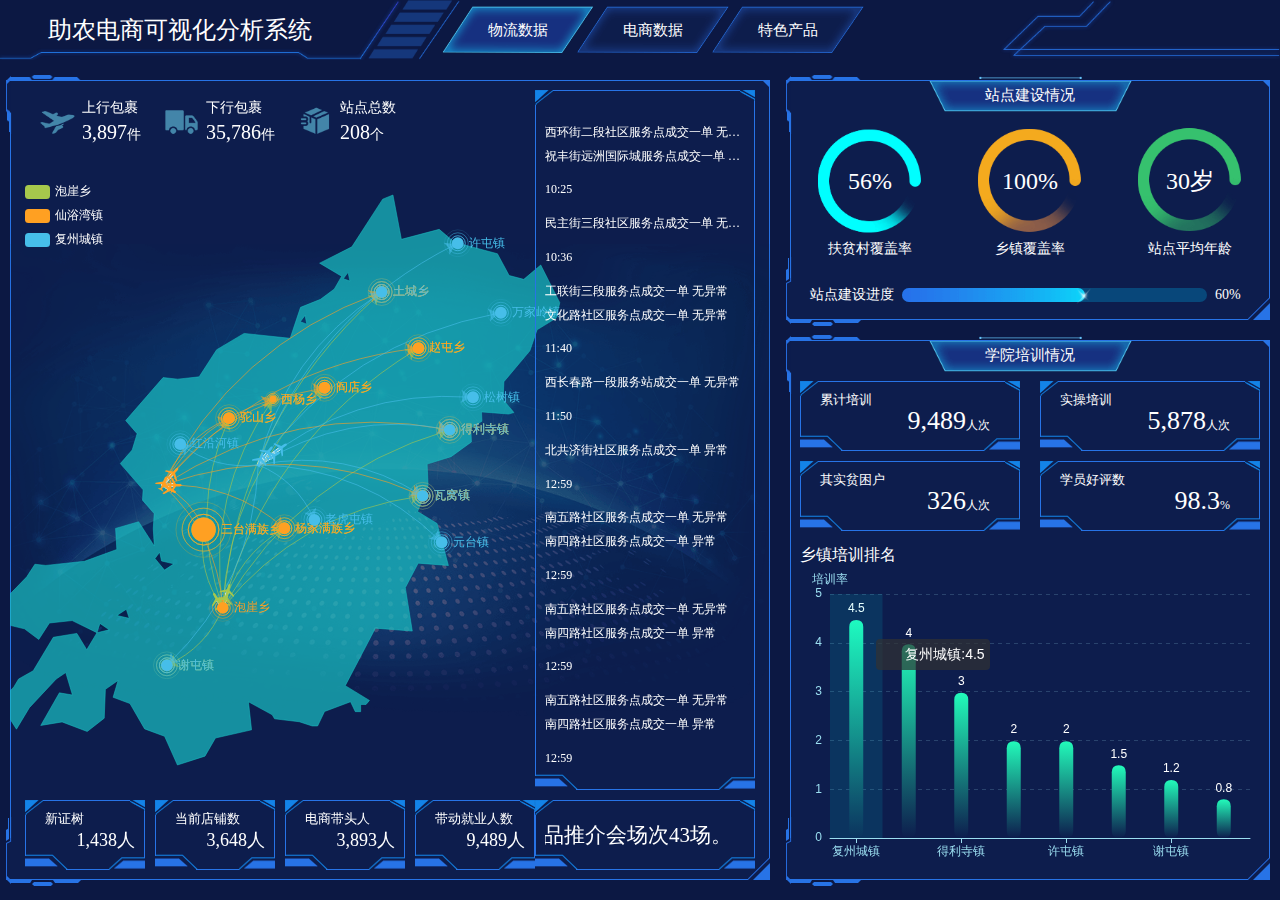
<file: index.html>
<!DOCTYPE html>
<html lang="en">

<head>
    <meta charset="UTF-8">
    <meta name="viewport" content="width=device-width, initial-scale=1.0">
    <meta http-equiv="X-UA-Compatible" content="ie=edge">
    <title>物流数据</title>
    <link rel="stylesheet" href="../static/style/normalize.css">
    <link rel="stylesheet" href="../static/style/reset.css">
    <link rel="stylesheet" href="../static/style/style.css">
    <link rel="stylesheet" href="../static/style/media.css">
    <link rel="stylesheet" href="./static/style/main.css">
    <script  src="../static/script/time.js"></script>
</head>

<body>
    <div class="container">
        <div class="header clear-fixed-after">
            <div class="title clear-fixed-after">
                <span>助农电商可视化分析系统</span>
                <i></i>
            </div>
            <div class="nav">
                <ul class="clear-fixed-after">
                    <li class="active"><a href="javascript:void(0)">物流数据</a></li>
                    <li><a href="./pages/ebusiness.html">电商数据</a></li>
                    <li><a href="./pages/production.html">特色产品</a></li>
                </ul>
            </div>
            <div class="timer">
                <span id="time"></span>
            </div>
        </div>
        <!-- 电商页面 -->
        <div class="page-content business-content clear-fixed-after">
            <div class="item-wrap item-wrap01">
                <div class="item-inner">
                    <div class="item-cell border-type01">
                        <div class="item-border">
                            <i></i>
                            <i></i>
                            <i></i>
                            <i></i>
                            <i></i>
                            <i></i>
                            <i></i>
                            <i></i>
                        </div>
                        <div class="item-content">
                            <div class="map-data" id="logisticsMapChart">

                            </div>
                            <div class="item-cell text-data border-type02"
                                style="background: none;height:calc(100% - 100px);right: 15px;">
                                <div class="item-border">
                                    <i></i>
                                    <i></i>
                                    <i></i>
                                    <i></i>
                                    <i></i>
                                    <i></i>
                                    <i></i>
                                    <i></i>
                                </div>
                                <div class="item-content" style="background: none;">
                                    <div id="myScroll" style="height: calc(100% - 30px);margin:15px 0;overflow:hidden">
                                        <dl>
                                        </dl>
                                    </div>
                                </div>
                            </div>
                            <div class="transport-data">
                                <span class="img-number-show icon-airplane">
                                    <b>上行包裹</b><br />
                                    <strong>3,897<small>件</small></strong>
                                </span>
                                <span class="img-number-show icon-car">
                                    <b>下行包裹</b><br />
                                    <strong>35,786<small>件</small></strong>
                                </span>
                                <span class="img-number-show icon-box">
                                    <b>站点总数</b><br />
                                    <strong>208<small>个</small></strong>
                                </span>
                            </div>
                            <div class="item-list-data clear-fixed-after">
                                <div class="item-cell border-type02">
                                    <div class="item-border">
                                        <i></i>
                                        <i></i>
                                        <i></i>
                                        <i></i>
                                        <i></i>
                                        <i></i>
                                        <i></i>
                                        <i></i>
                                    </div>
                                    <div class="list-data">
                                        <span>新证树</span>
                                        <b>1,438人</b>
                                    </div>
                                </div>
                                <div class="item-cell border-type02">
                                    <div class="item-border">
                                        <i></i>
                                        <i></i>
                                        <i></i>
                                        <i></i>
                                        <i></i>
                                        <i></i>
                                        <i></i>
                                        <i></i>
                                    </div>
                                    <div class="list-data">
                                        <span>当前店铺数</span>
                                        <b>3,648人</b>
                                    </div>
                                </div>
                                <div class="item-cell border-type02">
                                    <div class="item-border">
                                        <i></i>
                                        <i></i>
                                        <i></i>
                                        <i></i>
                                        <i></i>
                                        <i></i>
                                        <i></i>
                                        <i></i>
                                    </div>
                                    <div class="list-data">
                                        <span>电商带头人</span>
                                        <b>3,893人</b>
                                    </div>
                                </div>
                                <div class="item-cell border-type02">
                                    <div class="item-border">
                                        <i></i>
                                        <i></i>
                                        <i></i>
                                        <i></i>
                                        <i></i>
                                        <i></i>
                                        <i></i>
                                        <i></i>
                                    </div>
                                    <div class="list-data">
                                        <span>带动就业人数</span>
                                        <b>9,489人</b>
                                    </div>
                                </div>
                            </div>
                            <div class="result-data">
                                <div class="item-cell border-type02">
                                    <div class="item-border">
                                        <i></i>
                                        <i></i>
                                        <i></i>
                                        <i></i>
                                        <i></i>
                                        <i></i>
                                        <i></i>
                                        <i></i>
                                    </div>
                                    <div class="result-info" id="resultInfo">
                                        <span>产品推介会场次43场。</span>
                                    </div>
                                </div>
                            </div>
                        </div>
                    </div>
                </div>
            </div>
            <div class="item-wrap item-wrap02">
                <div class="item-inner">
                    <div class="item-cell border-type01">
                        <div class="title">
                            <span>站点建设情况</span>
                        </div>
                        <div class="item-border">
                            <i></i>
                            <i></i>
                            <i></i>
                            <i></i>
                            <i></i>
                            <i></i>
                            <i></i>
                            <i></i>
                        </div>
                        <div class="item-content">
                            <ul class="site_build_condition clear-fixed-after">
                                <li>
                                    <div>
                                        <span>56%</span>
                                    </div>
                                    <b>扶贫村覆盖率</b>
                                </li>
                                <li>
                                    <div>
                                        <span>100%</span>
                                    </div>
                                    <b>乡镇覆盖率</b>
                                </li>
                                <li>
                                    <div>
                                        <span>30岁</span>
                                    </div>
                                    <b>站点平均年龄</b>
                                </li>
                            </ul>
                            <div class="build_process">
                                <span>站点建设进度</span>
                                <small>
                                    <b><i></i></b>
                                </small>
                                <strong>60%</strong>
                            </div>
                        </div>
                    </div>
                </div>
            </div>
            <div class="item-wrap item-wrap03">
                <div class="item-inner">
                    <div class="item-cell border-type01">
                        <div class="title">
                            <span>学院培训情况</span>
                        </div>
                        <div class="item-border">
                            <i></i>
                            <i></i>
                            <i></i>
                            <i></i>
                            <i></i>
                            <i></i>
                            <i></i>
                            <i></i>
                        </div>
                        <div class="item-content">
                            <div class="learn_condition clear-fixed-after">
                                <div class="item-cell border-type02">
                                    <div class="item-border">
                                        <i></i>
                                        <i></i>
                                        <i></i>
                                        <i></i>
                                        <i></i>
                                        <i></i>
                                        <i></i>
                                        <i></i>
                                    </div>
                                    <div class="list-data">
                                        <span>累计培训</span>
                                        <b>9,489<small>人次</small></b>
                                    </div>
                                </div>
                                <div class="item-cell border-type02">
                                    <div class="item-border">
                                        <i></i>
                                        <i></i>
                                        <i></i>
                                        <i></i>
                                        <i></i>
                                        <i></i>
                                        <i></i>
                                        <i></i>
                                    </div>
                                    <div class="list-data">
                                        <span>实操培训</span>
                                        <b>5,878<small>人次</small></b>
                                    </div>
                                </div>
                                <div class="item-cell border-type02">
                                    <div class="item-border">
                                        <i></i>
                                        <i></i>
                                        <i></i>
                                        <i></i>
                                        <i></i>
                                        <i></i>
                                        <i></i>
                                        <i></i>
                                    </div>
                                    <div class="list-data">
                                        <span>其实贫困户</span>
                                        <b>326<small>人次</small></b>
                                    </div>
                                </div>
                                <div class="item-cell border-type02">
                                    <div class="item-border">
                                        <i></i>
                                        <i></i>
                                        <i></i>
                                        <i></i>
                                        <i></i>
                                        <i></i>
                                        <i></i>
                                        <i></i>
                                    </div>
                                    <div class="list-data">
                                        <span>学员好评数</span>
                                        <b>98.3<small>%</small></b>
                                    </div>
                                </div>
                            </div>
                            <div class="learn_rank">
                                <span>乡镇培训排名</span>
                                <div class="rank_chart" id="learnRankChart"></div>
                            </div>
                        </div>
                    </div>
                </div>
            </div>
        </div>
    </div>
    <script src="../static/script/jquery.min.js"></script>
    <script src="../static/lib/echarts/echarts.js"></script>
    <script src="../static/lib/echarts/wafangdian.js"></script>
    <script src="../static/lib/scroll/scroll.js"></script>
    <script src="../static/script/data.js"></script>
    <script src="../static/script/plugin.js"></script>
    <script src="../static/script/logistics.js"></script>
</body>

</html>
</file>
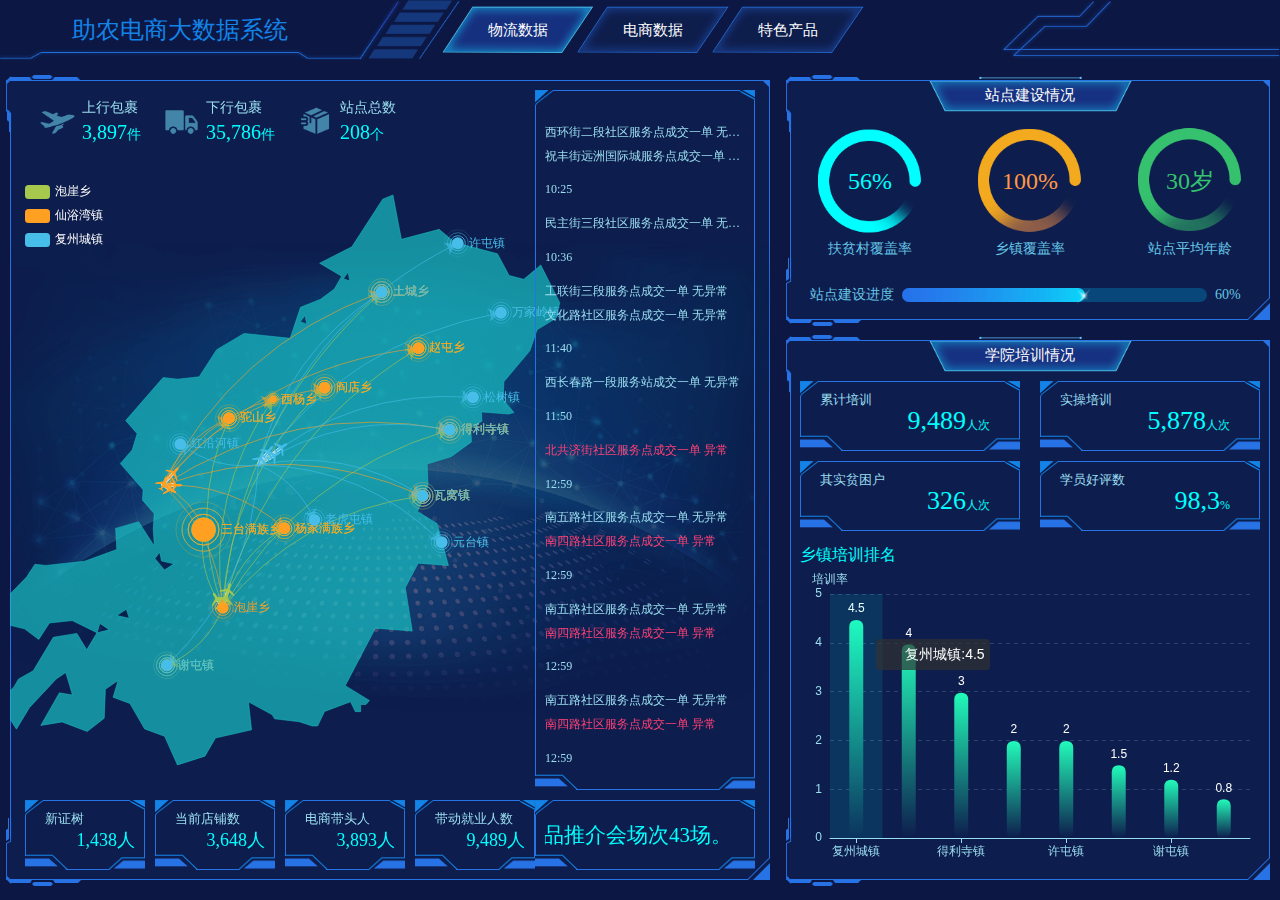
<file: pages/index.html>
<!DOCTYPE html>
<html lang="en">

<head>
    <meta charset="UTF-8">
    <meta name="viewport" content="width=device-width, initial-scale=1.0">
    <meta http-equiv="X-UA-Compatible" content="ie=edge">
    <title>物流数据</title>
    <link rel="stylesheet" href="../static/style/normalize.css">
    <link rel="stylesheet" href="../static/style/reset.css">
    <link rel="stylesheet" href="../static/style/style.css">
    <link rel="stylesheet" href="../static/style/media.css">
    <script  src="../static/script/time.js"></script>
</head>

<body>
    <div class="container">
        <div class="header clear-fixed-after">
            <div class="title clear-fixed-after">
                <span>助农电商大数据系统</span>
                <i></i>
            </div>
            <div class="nav">
                <ul class="clear-fixed-after">
                    <li class="active"><a href="javascript:void(0)">物流数据</a></li>
                    <li><a href="./ebusiness.html">电商数据</a></li>
                    <li><a href="./production.html">特色产品</a></li>
                </ul>
            </div>
            <div class="timer">
                <span id="time"></span>
            </div>
        </div>
        <!-- 电商页面 -->
        <div class="page-content business-content clear-fixed-after">
            <div class="item-wrap item-wrap01">
                <div class="item-inner">
                    <div class="item-cell border-type01">
                        <div class="item-border">
                            <i></i>
                            <i></i>
                            <i></i>
                            <i></i>
                            <i></i>
                            <i></i>
                            <i></i>
                            <i></i>
                        </div>
                        <div class="item-content">
                            <div class="map-data" id="logisticsMapChart">

                            </div>
                            <div class="item-cell text-data border-type02"
                                style="background: none;height:calc(100% - 100px);right: 15px;">
                                <div class="item-border">
                                    <i></i>
                                    <i></i>
                                    <i></i>
                                    <i></i>
                                    <i></i>
                                    <i></i>
                                    <i></i>
                                    <i></i>
                                </div>
                                <div class="item-content" style="background: none;">
                                    <div id="myScroll" style="height: calc(100% - 30px);margin:15px 0;overflow:hidden">
                                        <dl>
                                        </dl>
                                    </div>
                                </div>
                            </div>
                            <div class="transport-data">
                                <span class="img-number-show icon-airplane">
                                    <b>上行包裹</b><br />
                                    <strong>3,897<small>件</small></strong>
                                </span>
                                <span class="img-number-show icon-car">
                                    <b>下行包裹</b><br />
                                    <strong>35,786<small>件</small></strong>
                                </span>
                                <span class="img-number-show icon-box">
                                    <b>站点总数</b><br />
                                    <strong>208<small>个</small></strong>
                                </span>
                            </div>
                            <div class="item-list-data clear-fixed-after">
                                <div class="item-cell border-type02">
                                    <div class="item-border">
                                        <i></i>
                                        <i></i>
                                        <i></i>
                                        <i></i>
                                        <i></i>
                                        <i></i>
                                        <i></i>
                                        <i></i>
                                    </div>
                                    <div class="list-data">
                                        <span>新证树</span>
                                        <b>1,438人</b>
                                    </div>
                                </div>
                                <div class="item-cell border-type02">
                                    <div class="item-border">
                                        <i></i>
                                        <i></i>
                                        <i></i>
                                        <i></i>
                                        <i></i>
                                        <i></i>
                                        <i></i>
                                        <i></i>
                                    </div>
                                    <div class="list-data">
                                        <span>当前店铺数</span>
                                        <b>3,648人</b>
                                    </div>
                                </div>
                                <div class="item-cell border-type02">
                                    <div class="item-border">
                                        <i></i>
                                        <i></i>
                                        <i></i>
                                        <i></i>
                                        <i></i>
                                        <i></i>
                                        <i></i>
                                        <i></i>
                                    </div>
                                    <div class="list-data">
                                        <span>电商带头人</span>
                                        <b>3,893人</b>
                                    </div>
                                </div>
                                <div class="item-cell border-type02">
                                    <div class="item-border">
                                        <i></i>
                                        <i></i>
                                        <i></i>
                                        <i></i>
                                        <i></i>
                                        <i></i>
                                        <i></i>
                                        <i></i>
                                    </div>
                                    <div class="list-data">
                                        <span>带动就业人数</span>
                                        <b>9,489人</b>
                                    </div>
                                </div>
                            </div>
                            <div class="result-data">
                                <div class="item-cell border-type02">
                                    <div class="item-border">
                                        <i></i>
                                        <i></i>
                                        <i></i>
                                        <i></i>
                                        <i></i>
                                        <i></i>
                                        <i></i>
                                        <i></i>
                                    </div>
                                    <div class="result-info" id="resultInfo">
                                        <span>产品推介会场次43场。</span>
                                    </div>
                                </div>
                            </div>
                        </div>
                    </div>
                </div>
            </div>
            <div class="item-wrap item-wrap02">
                <div class="item-inner">
                    <div class="item-cell border-type01">
                        <div class="title">
                            <span>站点建设情况</span>
                        </div>
                        <div class="item-border">
                            <i></i>
                            <i></i>
                            <i></i>
                            <i></i>
                            <i></i>
                            <i></i>
                            <i></i>
                            <i></i>
                        </div>
                        <div class="item-content">
                            <ul class="site_build_condition clear-fixed-after">
                                <li>
                                    <div>
                                        <span>56%</span>
                                    </div>
                                    <b>扶贫村覆盖率</b>
                                </li>
                                <li>
                                    <div>
                                        <span>100%</span>
                                    </div>
                                    <b>乡镇覆盖率</b>
                                </li>
                                <li>
                                    <div>
                                        <span>30岁</span>
                                    </div>
                                    <b>站点平均年龄</b>
                                </li>
                            </ul>
                            <div class="build_process">
                                <span>站点建设进度</span>
                                <small>
                                    <b><i></i></b>
                                </small>
                                <strong>60%</strong>
                            </div>
                        </div>
                    </div>
                </div>
            </div>
            <div class="item-wrap item-wrap03">
                <div class="item-inner">
                    <div class="item-cell border-type01">
                        <div class="title">
                            <span>学院培训情况</span>
                        </div>
                        <div class="item-border">
                            <i></i>
                            <i></i>
                            <i></i>
                            <i></i>
                            <i></i>
                            <i></i>
                            <i></i>
                            <i></i>
                        </div>
                        <div class="item-content">
                            <div class="learn_condition clear-fixed-after">
                                <div class="item-cell border-type02">
                                    <div class="item-border">
                                        <i></i>
                                        <i></i>
                                        <i></i>
                                        <i></i>
                                        <i></i>
                                        <i></i>
                                        <i></i>
                                        <i></i>
                                    </div>
                                    <div class="list-data">
                                        <span>累计培训</span>
                                        <b>9,489<small>人次</small></b>
                                    </div>
                                </div>
                                <div class="item-cell border-type02">
                                    <div class="item-border">
                                        <i></i>
                                        <i></i>
                                        <i></i>
                                        <i></i>
                                        <i></i>
                                        <i></i>
                                        <i></i>
                                        <i></i>
                                    </div>
                                    <div class="list-data">
                                        <span>实操培训</span>
                                        <b>5,878<small>人次</small></b>
                                    </div>
                                </div>
                                <div class="item-cell border-type02">
                                    <div class="item-border">
                                        <i></i>
                                        <i></i>
                                        <i></i>
                                        <i></i>
                                        <i></i>
                                        <i></i>
                                        <i></i>
                                        <i></i>
                                    </div>
                                    <div class="list-data">
                                        <span>其实贫困户</span>
                                        <b>326<small>人次</small></b>
                                    </div>
                                </div>
                                <div class="item-cell border-type02">
                                    <div class="item-border">
                                        <i></i>
                                        <i></i>
                                        <i></i>
                                        <i></i>
                                        <i></i>
                                        <i></i>
                                        <i></i>
                                        <i></i>
                                    </div>
                                    <div class="list-data">
                                        <span>学员好评数</span>
                                        <b>98,3<small>%</small></b>
                                    </div>
                                </div>
                            </div>
                            <div class="learn_rank">
                                <span>乡镇培训排名</span>
                                <div class="rank_chart" id="learnRankChart"></div>
                            </div>
                        </div>
                    </div>
                </div>
            </div>
        </div>
    </div>
    <script src="../static/script/jquery.min.js"></script>
    <script src="../static/lib/echarts/echarts.js"></script>
    <script src="../static/lib/echarts/wafangdian.js"></script>
    <script src="../static/lib/scroll/scroll.js"></script>
    <script src="../static/script/data.js"></script>
    <script src="../static/script/plugin.js"></script>
    <script src="../static/script/logistics.js"></script>
</body>

</html>
</file>
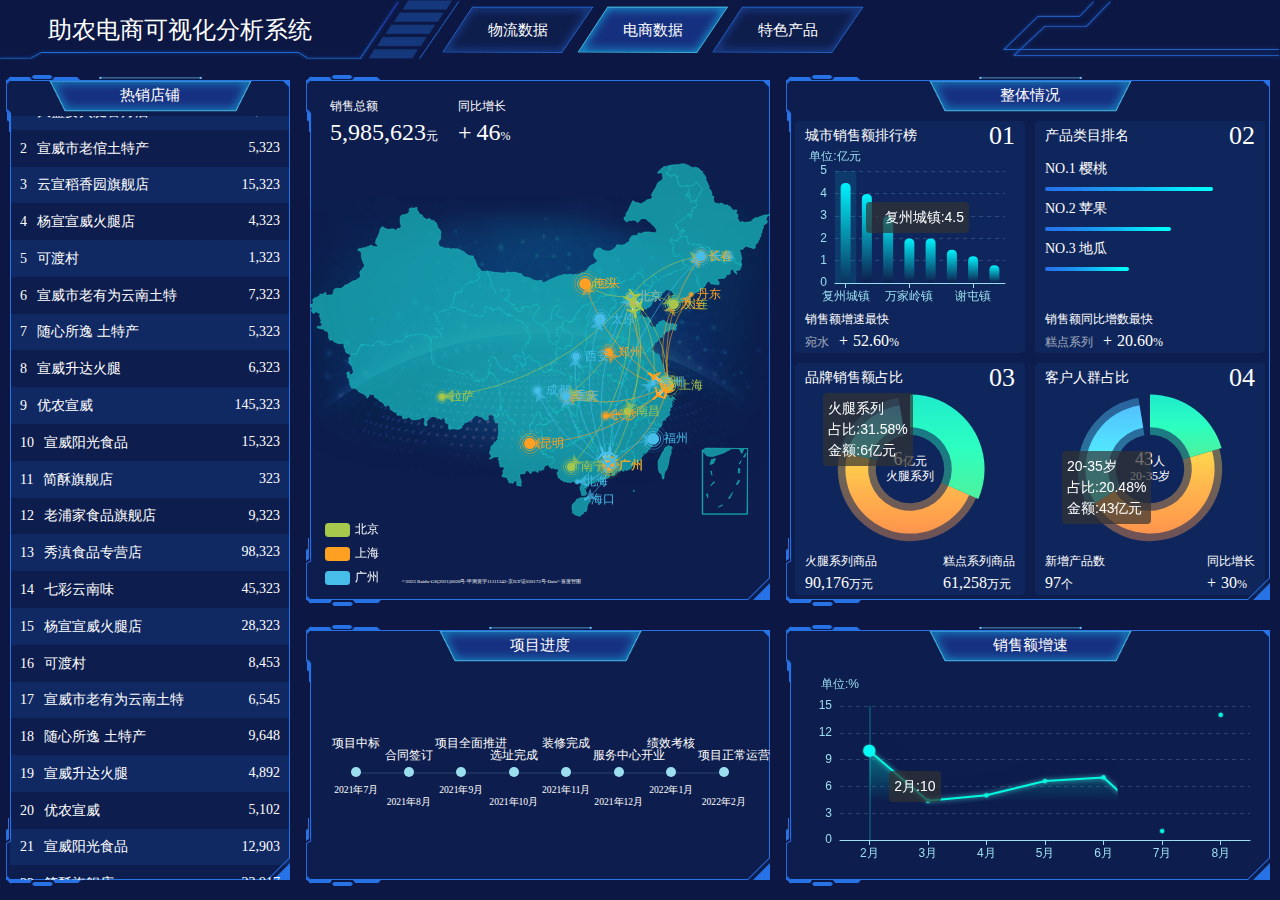
<file: pages/ebusiness.html>
<!DOCTYPE html>
<html lang="en">
<head>
    <meta charset="UTF-8">
    <meta name="viewport" content="width=device-width, initial-scale=1.0">
    <meta http-equiv="X-UA-Compatible" content="ie=edge">
    <title>电商数据</title>
    <link rel="stylesheet" href="../static/style/normalize.css">
    <link rel="stylesheet" href="../static/lib/jscrollpane/style/jquery.jscrollpane.css">
    <link rel="stylesheet" href="../static/style/reset.css">
    <link rel="stylesheet" href="../static/style/style.css">
    <link rel="stylesheet" href="../static/style/media.css">
    <link rel="stylesheet" href="../static/style/main.css">
    <script  src="../static/script/time.js"></script>
</head>
<body>
    <div class="container">
        <div class="header clear-fixed-after">
            <div class="title clear-fixed-after">
                <span>助农电商可视化分析系统</span>
                <i></i>
            </div>
            <div class="nav">
                <ul class="clear-fixed-after">
                    <li><a href="../index.html">物流数据</a></li>
                    <li class="active"><a href="javascript:void(0)">电商数据</a></li>
                    <li><a href="./production.html">特色产品</a></li>
                </ul>
            </div>
            <div class="timer">
                <span id="time"></span>
            </div>
        </div>
        <div class="page-content ebusiness-content clear-fixed-after">
            <div class="item-wrap-left">
                <div class="item-wrap item-wrap01">
                    <div class="item-inner">
                        <div class="item-cell border-type01">
                            <div class="title">
                                <span>热销店铺</span>
                            </div>
                            <div class="item-border">
                                <i></i>
                                <i></i>
                                <i></i>
                                <i></i>
                                <i></i>
                                <i></i>
                                <i></i>
                                <i></i>
                            </div>
                            <div class="item-content">
                                <div class="sell-rank" id="sellRank">
                                    <ul>
                                    </ul>
                                </div>
                            </div>
                        </div>
                    </div>
                </div>
            </div>
            <div class="item-wrap-center">
                <div class="item-wrap item-wrap02">
                    <div class="item-inner">
                        <div class="item-cell border-type01">
                            <div class="item-border">
                                <i></i>
                                <i></i>
                                <i></i>
                                <i></i>
                                <i></i>
                                <i></i>
                                <i></i>
                                <i></i>
                            </div>
                            <div class="item-content map-bg">
                                <div class="sell-data-show clear-fixed-after">
                                    <span>
                                        <strong>销售总额</strong>
                                        <b>5,985,623<small>元</small></b>
                                    </span>
                                    <span>
                                        <strong>同比增长</strong>
                                        <b><i>+</i>46<small>%</small></b>
                                    </span>
                                </div>
                                <div class="sell-map-chart" id="sellMapChart">
                                </div>
                                    <span class="copyRight">©2023 Baidu-GS(2021)6026号-甲测资字11111342-京ICP证030173号-Data©百度智图</span>
                            </div>
                        </div>
                    </div>
                </div>
                <div class="item-wrap item-wrap03">
                    <div class="item-inner">
                        <div class="item-cell border-type01">
                            <div class="title">
                                <span>项目进度</span>
                            </div>
                            <div class="item-border">
                                <i></i>
                                <i></i>
                                <i></i>
                                <i></i>
                                <i></i>
                                <i></i>
                                <i></i>
                                <i></i>
                            </div>
                            <div class="item-content">
                                <div class="time-process" id="timeProcess">
                                    <div class="process-inner">
                                        <b class="line"><strong style="width: 50%;"></strong></b>
                                        <ul class="clear-fixed-after">
                                            <li><span>项目中标</span><i></i><small>2021年7月</small></li>
                                            <li><span>合同签订</span><i></i><small>2021年8月</small></li>
                                            <li><span>项目全面推进</span><i></i><small>2021年9月</small></li>
                                            <li><span>选址完成</span><i></i><small>2021年10月</small></li>
                                            <li><span>装修完成</span><i></i><small>2021年11月</small></li>
                                            <li><span>服务中心开业</span><i></i><small>2021年12月</small></li>
                                            <li><span>绩效考核</span><i></i><small>2022年1月</small></li>
                                            <li><span>项目正常运营</span><i></i><small>2022年2月</small></li>
                                        </ul>
                                    </div>
                                </div>
                            </div>
                        </div>
                    </div>
                </div>
            </div>
            <div class="item-wrap-right">
                <div class="item-wrap item-wrap04">
                    <div class="item-inner">
                        <div class="item-cell border-type01">
                            <div class="title">
                                <span>整体情况</span>
                            </div>
                            <div class="item-border">
                                <i></i>
                                <i></i>
                                <i></i>
                                <i></i>
                                <i></i>
                                <i></i>
                                <i></i>
                                <i></i>
                            </div>
                            <div class="item-content">
                                <ul class="clear-fixed-after">
                                    <li class="total_condition">
                                        <div class="total_condition_title clear-fixed-after">
                                            <span>城市销售额排行榜</span>
                                            <b>01</b>
                                        </div>
                                        <div class="total_content">
                                            <div class="city-rank-chart" id="cityRankChart">

                                            </div>
                                        </div>
                                        <div class="total_detail">
                                            <div class="sell-data-show clear-fixed-after">
                                                <span>
                                                    <strong>销售额增速最快</strong>
                                                    <b><label>宛水</label><i>+</i>52.60<small>%</small></b>
                                                </span>
                                            </div>
                                        </div>
                                    </li>
                                    <li class="total_condition">
                                        <div class="total_condition_title clear-fixed-after">
                                            <span>产品类目排名</span>
                                            <b>02</b>
                                        </div>
                                        <div class="total_content custom-scroll" style="overflow: auto;">
                                            <dl>
                                                <dt>NO.1  樱桃</dt>
                                                <dd><span style="width: 80%;"></span></dd>
                                                <dt>NO.2  苹果</dt>
                                                <dd><span style="width: 60%;"></span></dd>
                                                <dt>NO.3  地瓜</dt>
                                                <dd><span style="width: 40%;"></span></dd>
                                            </dl>
                                        </div>
                                        <div class="total_detail">
                                            <div class="sell-data-show clear-fixed-after">
                                                <span>
                                                    <strong>销售额同比增数最快</strong>
                                                    <b><label>糕点系列</label><i>+</i>20.60<small>%</small></b>
                                                </span>
                                            </div>
                                        </div>
                                    </li>
                                    <li class="total_condition">
                                        <div class="total_condition_title clear-fixed-after">
                                            <span>品牌销售额占比</span>
                                            <b>03</b>
                                        </div>
                                        <div class="total_content">
                                            <div class="chart-wrap">
                                                <span class="brand-pie-text AnimateflipInX"><b><strong>33</strong>亿元</b><small>火腿系列</small></span>
                                                <div class="brand-pie-chart" id="brandPieChart">
            
                                                </div>
                                            </div>
                                        </div>
                                        <div class="total_detail">
                                            <div class="sell-data-show clear-fixed-after">
                                                <span>
                                                    <strong>火腿系列商品</strong>
                                                    <b>90,176<small>万元</small></b>
                                                </span>
                                                <span style="float: right;">
                                                    <strong>糕点系列商品</strong>
                                                    <b>61,258<small>万元</small></b>
                                                </span>
                                            </div>
                                        </div>
                                    </li>
                                    <li class="total_condition">
                                        <div class="total_condition_title clear-fixed-after">
                                            <span>客户人群占比</span>
                                            <b>04</b>
                                        </div>
                                        <div class="total_content">
                                            <div class="chart-wrap">
                                                <span class="customer-pie-text AnimateflipInX"><b><strong>28.4</strong>人</b><small>25-35岁</small></span>
                                                <div class="customer-pie-chart" id="customerPieChart">
            
                                                </div>
                                            </div>
                                        </div>
                                        <div class="total_detail">
                                            <div class="sell-data-show clear-fixed-after">
                                                <span>
                                                    <strong>新增产品数</strong>
                                                    <b>97<small>个</small></b>
                                                </span>
                                                <span style="float: right;">
                                                    <strong>同比增长</strong>
                                                    <b><i>+</i>30<small>%</small></b>
                                                </span>
                                            </div>
                                        </div>
                                    </li>
                                </ul>
                            </div>
                        </div>
                    </div>
                </div>
                <div class="item-wrap item-wrap05">
                    <div class="item-inner">
                        <div class="item-cell border-type01">
                            <div class="title">
                                <span>销售额增速</span>
                            </div>
                            <div class="item-border">
                                <i></i>
                                <i></i>
                                <i></i>
                                <i></i>
                                <i></i>
                                <i></i>
                                <i></i>
                                <i></i>
                            </div>
                            <div class="item-content">
                                <div class="sell-increase-chart" id="sellIncreaseChart">

                                </div>
                            </div>
                        </div>
                    </div>
                </div>
            </div>
        </div>
    </div>

    <script src="../static/script/jquery.min.js"></script>
    <script src="../static/lib/jscrollpane/script/jquery.mousewheel.js"></script>
    <script src="../static/lib/jscrollpane/script/jquery.jscrollpane.min.js"></script>
    <script src="../static/lib/echarts/echarts.js"></script>
    <script src="../static/lib/echarts/china.js"></script>
    <script src="../static/lib/scroll/scroll.js"></script>
    <script src="../static/script/data.js"></script>
    <script src="../static/script/plugin.js"></script>
    <script src="../static/script/ebusiness.js"></script>
</body>
<style>
    .copyRight{
        font-size: 5px;
        position: absolute;
        bottom: 3%;
        margin-left: 20%;
    }
</style>
</html>
</file>
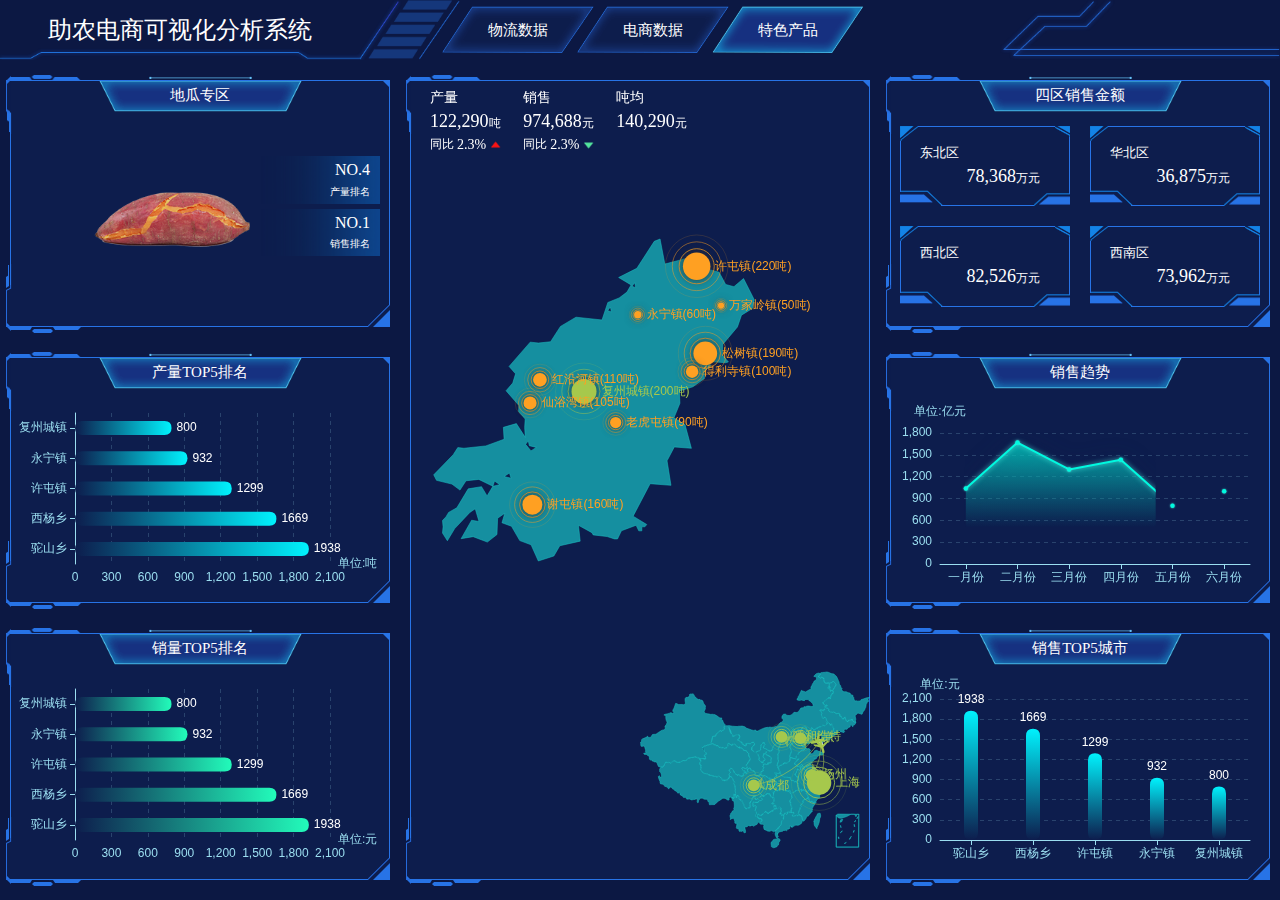
<file: pages/production-detail.html>
<!DOCTYPE html>
<html lang="en">
<head>
    <meta charset="UTF-8">
    <meta name="viewport" content="width=device-width, initial-scale=1.0">
    <meta http-equiv="X-UA-Compatible" content="ie=edge">
    <title>产品详情</title>
    <link rel="stylesheet" href="../static/style/normalize.css">
    <link rel="stylesheet" href="../static/lib/animateStyle/animate.css">
    <link rel="stylesheet" href="../static/style/reset.css">
    <link rel="stylesheet" href="../static/style/style.css">
    <link rel="stylesheet" href="../static/style/media.css">
    <link rel="stylesheet" href="../static/style/main.css">
    <script  src="../static/script/time.js"></script>
</head>
<body>
    <div class="container">
        <div class="header clear-fixed-after">
            <div class="title clear-fixed-after">
                <span>助农电商可视化分析系统</span>
                <i></i>
            </div>
            <div class="nav">
                <ul class="clear-fixed-after">
                    <li><a href="../index.html">物流数据</a></li>
                    <li><a href="./ebusiness.html">电商数据</a></li>
                    <li class="active"><a href="javascript:void(0)">特色产品</a></li>
                </ul>
            </div>
            <div class="timer">
                <span id="time"></span>
            </div>
        </div>
        <div class="page-content product-detail-content clear-fixed-after">
            <div class="item-wrap-left">
                <div class="item-wrap item-wrap01">
                    <div class="item-inner">
                        <div class="item-cell border-type01">
                            <div class="title">
                                <span>地瓜专区</span>
                            </div>
                            <div class="item-border">
                                <i></i>
                                <i></i>
                                <i></i>
                                <i></i>
                                <i></i>
                                <i></i>
                                <i></i>
                                <i></i>
                            </div>
                            <div class="item-content">
                                <div class="product-rank-tip">
                                    <ul>
                                        <li>
                                            <b>NO.4</b>
                                            <small>产量排名</small>
                                        </li>
                                        <li>
                                            <b>NO.1</b>
                                            <small>销售排名</small>
                                        </li>
                                    </ul>
                                </div>
                                <div class="product_kind">
                                    <img src="../static/images/digua.png" alt="">
                                </div>
                            </div>
                        </div>
                    </div>
                </div>
                <div class="item-wrap item-wrap02">
                    <div class="item-inner">
                        <div class="item-cell border-type01">
                            <div class="title">
                                <span>产量TOP5排名</span>
                            </div>
                            <div class="item-border">
                                <i></i>
                                <i></i>
                                <i></i>
                                <i></i>
                                <i></i>
                                <i></i>
                                <i></i>
                                <i></i>
                            </div>
                            <div class="item-content">
                                <div class="product-yield" id="productYieldChart"></div>
                            </div>
                        </div>
                    </div>
                </div>
                <div class="item-wrap item-wrap03">
                    <div class="item-inner">
                        <div class="item-cell border-type01">
                            <div class="title">
                                <span>销量TOP5排名</span>
                            </div>
                            <div class="item-border">
                                <i></i>
                                <i></i>
                                <i></i>
                                <i></i>
                                <i></i>
                                <i></i>
                                <i></i>
                                <i></i>
                            </div>
                            <div class="item-content">
                                <div class="sales-rank" id="salesRankChart"></div>
                            </div>
                        </div>
                    </div>
                </div>
            </div>
            <div class="item-wrap-center">
                <div class="item-wrap item-wrap04">
                    <div class="item-inner">
                        <div class="item-cell border-type01">
                            <div class="item-border">
                                <i></i>
                                <i></i>
                                <i></i>
                                <i></i>
                                <i></i>
                                <i></i>
                                <i></i>
                                <i></i>
                            </div>
                            <div class="item-content">
                                <ul class="product-detail-data clear-fixed-after">
                                    <li>
                                        <h2>产量</h2>
                                        <span><b>122,290</b>吨</span>
                                        <span>
                                            <small>同比</small>
                                            <strong>2.3%</strong>
                                            <i></i>
                                        </span>
                                    </li>
                                    <li>
                                        <h2>销售</h2>
                                        <span><b>974,688</b>元</span>
                                        <span class="data-down">
                                            <small>同比</small>
                                            <strong>2.3%</strong>
                                            <i></i>
                                        </span>
                                    </li>
                                    <li>
                                        <h2>吨均</h2>
                                        <span><b>140,290</b>元</span>
                                    </li>
                                </ul>
                                <div class="map-chart-point" id="mapChartPoint"></div>
                                <div class="map-chart-path" id="mapChartPath"></div>
                            </div>
                        </div>
                    </div>
                </div>
            </div>
            <div class="item-wrap-right">
                <div class="item-wrap item-wrap05">
                    <div class="item-inner">
                        <div class="item-cell border-type01">
                            <div class="title">
                                <span>四区销售金额</span>
                            </div>
                            <div class="item-border">
                                <i></i>
                                <i></i>
                                <i></i>
                                <i></i>
                                <i></i>
                                <i></i>
                                <i></i>
                                <i></i>
                            </div>
                            <div class="item-content">
                                <div class="info_card economic_info clear-fixed-after">
                                    <div class="item-cell border-type02">
                                        <div class="item-border">
                                            <i></i>
                                            <i></i>
                                            <i></i>
                                            <i></i>
                                            <i></i>
                                            <i></i>
                                            <i></i>
                                            <i></i>
                                        </div>
                                        <div class="list-data">
                                            <div class="list-data-inner">
                                                <span>东北区</span>
                                                <b>78,368<small>万元</small></b>
                                            </div>
                                        </div>
                                    </div>
                                    <div class="item-cell border-type02">
                                        <div class="item-border">
                                            <i></i>
                                            <i></i>
                                            <i></i>
                                            <i></i>
                                            <i></i>
                                            <i></i>
                                            <i></i>
                                            <i></i>
                                        </div>
                                        <div class="list-data">
                                            <div class="list-data-inner">
                                                <span>华北区</span>
                                                <b>36,875<small>万元</small></b>
                                            </div>
                                        </div>
                                    </div>
                                    <div class="item-cell border-type02">
                                        <div class="item-border">
                                            <i></i>
                                            <i></i>
                                            <i></i>
                                            <i></i>
                                            <i></i>
                                            <i></i>
                                            <i></i>
                                            <i></i>
                                        </div>
                                        <div class="list-data">
                                            <div class="list-data-inner">
                                                <span>西北区</span>
                                                <b>82,526<small>万元</small></b>
                                            </div>
                                        </div>
                                    </div>
                                    <div class="item-cell border-type02">
                                        <div class="item-border">
                                            <i></i>
                                            <i></i>
                                            <i></i>
                                            <i></i>
                                            <i></i>
                                            <i></i>
                                            <i></i>
                                            <i></i>
                                        </div>
                                        <div class="list-data">
                                            <div class="list-data-inner">
                                                <span>西南区</span>
                                                <b>73,962<small>万元</small></b>
                                            </div>
                                        </div>
                                    </div>
                                </div>
                            </div>
                        </div>
                    </div>
                </div>
                <div class="item-wrap item-wrap06">
                    <div class="item-inner">
                        <div class="item-cell border-type01">
                            <div class="title">
                                <span>销售趋势</span>
                            </div>
                            <div class="item-border">
                                <i></i>
                                <i></i>
                                <i></i>
                                <i></i>
                                <i></i>
                                <i></i>
                                <i></i>
                                <i></i>
                            </div>
                            <div class="item-content">
                                <div class="sales-trend" id="salesTrendChart"></div>
                            </div>
                        </div>
                    </div>
                </div>
                <div class="item-wrap item-wrap07">
                    <div class="item-inner">
                        <div class="item-cell border-type01">
                            <div class="title">
                                <span>销售TOP5城市</span>
                            </div>
                            <div class="item-border">
                                <i></i>
                                <i></i>
                                <i></i>
                                <i></i>
                                <i></i>
                                <i></i>
                                <i></i>
                                <i></i>
                            </div>
                            <div class="item-content">
                                <div class="sales-rank-city" id="salesRankCityChart"></div>
                            </div>
                        </div>
                    </div>
                </div>
            </div>
        </div>
    </div>
    <script src="../static/script/jquery.min.js"></script>
    <script src="../static/lib/echarts/echarts.js"></script>
    <script src="../static/lib/echarts/china.js"></script>
    <script src="../static/lib/echarts/wafangdian.js"></script>
    <script src="../static/script/data.js"></script>
    <script src="../static/script/plugin.js"></script>
    <script src="../static/script/productionDetail.js"></script>
</body>
</html>
</file>
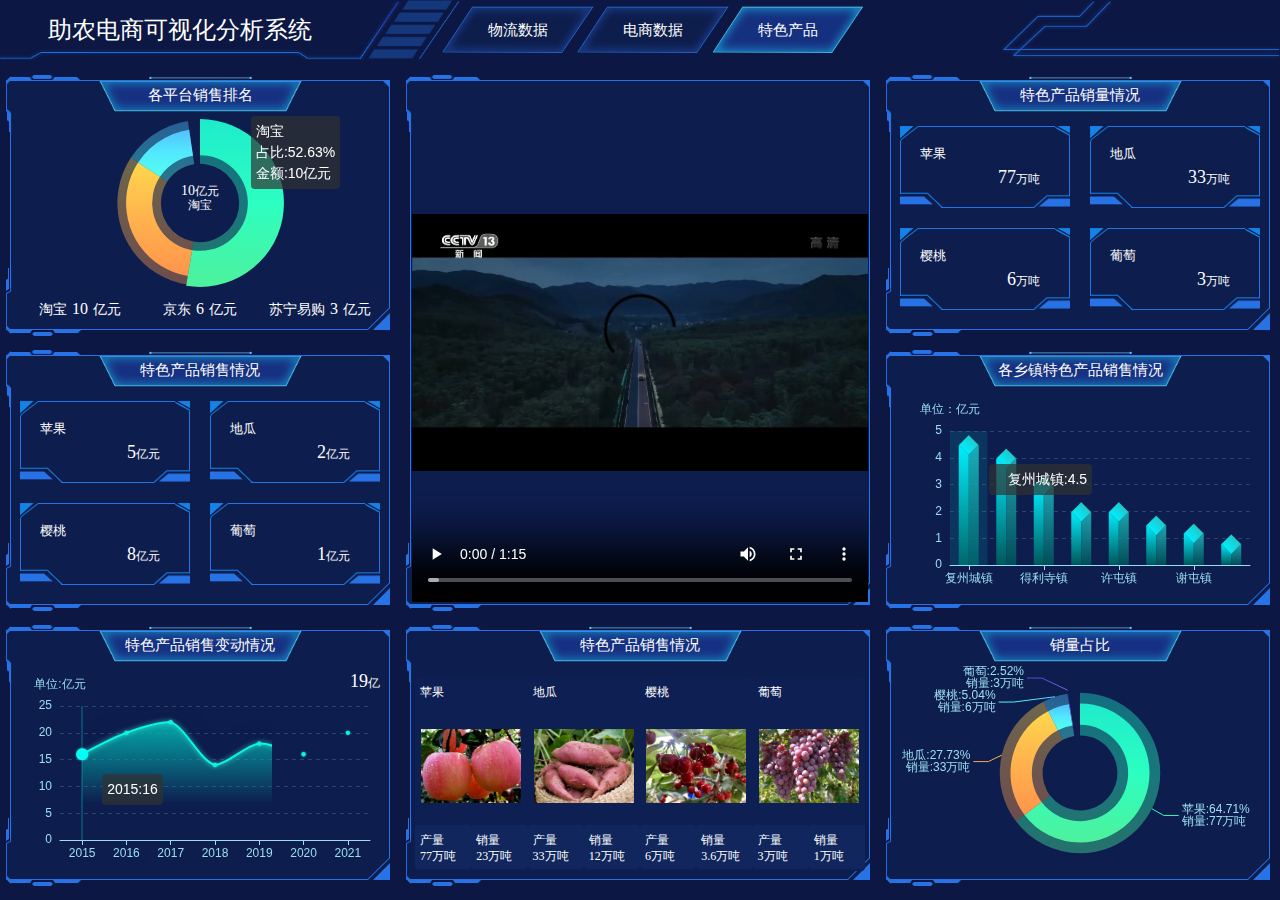
<file: pages/production.html>
<!DOCTYPE html>
<html lang="en">
<head>
    <meta charset="UTF-8">
    <meta name="viewport" content="width=device-width, initial-scale=1.0">
    <meta http-equiv="X-UA-Compatible" content="ie=edge">
    <title>特色产品</title>
    <link rel="stylesheet" href="../static/style/normalize.css">
    <link rel="stylesheet" href="../static/lib/jscrollpane/style/jquery.jscrollpane.css">
    <link rel="stylesheet" href="../static/lib/animateStyle/animate.css">
    <link rel="stylesheet" href="../static/style/reset.css">
    <link rel="stylesheet" href="../static/style/style.css">
    <link rel="stylesheet" href="../static/style/media.css">
    <link rel="stylesheet" href="../static/style/main.css">
    <script  src="../static/script/time.js"></script>
    <style>
        .product-detail-content{
            position: absolute;
            top: 60px;
            left: 0;
            width: 100%;
            padding: 20px 50px;
            background: #0c1843;
            z-index: 999;
            display: none;
            box-sizing: border-box;
        }
        .close_detail{
            display: block;
            width: 40px;
            height: 40px;
            background: url(./../static/images/icon-close.png) no-repeat center center;
            background-size: 40px;
            position: absolute;
            top: 5px;
            right: 5px;
            cursor: pointer;
        }
    </style>
</head>
<body>
    <div class="container">
        <div class="header clear-fixed-after">
            <div class="title clear-fixed-after">
                <span>助农电商可视化分析系统</span>
                <i></i>
            </div>
            <div class="nav">
                <ul class="clear-fixed-after">
                    <li><a href="../index.html">物流数据</a></li>
                    <li><a href="./ebusiness.html">电商数据</a></li>
                    <li class="active"><a href="javascript:void(0)">特色产品</a></li>
                </ul>
            </div>
            <div class="timer">
                <span id="time"></span>
            </div>
        </div>
        <div class="page-content government-content clear-fixed-after">
            <div class="item-wrap-left">
                <div class="item-wrap item-wrap01">
                    <div class="item-inner">
                        <div class="item-cell border-type01">
                            <div class="title">
                                <span>各平台销售排名                                </span>
                            </div>
                            <div class="item-border">
                                <i></i>
                                <i></i>
                                <i></i>
                                <i></i>
                                <i></i>
                                <i></i>
                                <i></i>
                                <i></i>
                            </div>
                            <div class="item-content">
                                <div class="chart-wrap">
                                    <span class="web-sell-data AnimateflipInX"><b><strong>26.5</strong>亿元</b><small>淘宝</small></span>
                                    <div class="gdp-pie-chart" id="gdpPieChart">

                                    </div>
                                </div>
                                <ul class="clear-fixed-after">
                                    <li><span>淘宝</span><b>10</b><span>亿元</span></li>
                                    <li><span>京东</span><b>6</b><span>亿元</span></li>
                                    <li><span>苏宁易购</span><b>3</b><span>亿元</span></li>
                                </ul>
                            </div>
                        </div>
                    </div>
                </div>
                <div class="item-wrap item-wrap02">
                    <div class="item-inner">
                        <div class="item-cell border-type01">
                            <div class="title">
                                <span>特色产品销售情况</span>
                            </div>
                            <div class="item-border">
                                <i></i>
                                <i></i>
                                <i></i>
                                <i></i>
                                <i></i>
                                <i></i>
                                <i></i>
                                <i></i>
                            </div>
                            <div class="item-content">
                                <div class="info_card economic_info clear-fixed-after">
                                    <div class="item-cell border-type02">
                                        <div class="item-border">
                                            <i></i>
                                            <i></i>
                                            <i></i>
                                            <i></i>
                                            <i></i>
                                            <i></i>
                                            <i></i>
                                            <i></i>
                                        </div>
                                        <div class="list-data">
                                            <div class="list-data-inner">
                                                <span>苹果</span>
                                                <b>5<small>亿元</small></b>
                                            </div>
                                        </div>
                                    </div>
                                    <div class="item-cell border-type02">
                                        <div class="item-border">
                                            <i></i>
                                            <i></i>
                                            <i></i>
                                            <i></i>
                                            <i></i>
                                            <i></i>
                                            <i></i>
                                            <i></i>
                                        </div>
                                        <div class="list-data">
                                            <div class="list-data-inner">
                                                <span>地瓜</span>
                                                <b>2<small>亿元</small></b>
                                            </div>
                                        </div>
                                    </div>
                                    <div class="item-cell border-type02">
                                        <div class="item-border">
                                            <i></i>
                                            <i></i>
                                            <i></i>
                                            <i></i>
                                            <i></i>
                                            <i></i>
                                            <i></i>
                                            <i></i>
                                        </div>
                                        <div class="list-data">
                                            <div class="list-data-inner">
                                                <span>樱桃</span>
                                                <b>8<small>亿元</small></b>
                                            </div>
                                        </div>
                                    </div>
                                    <div class="item-cell border-type02">
                                        <div class="item-border">
                                            <i></i>
                                            <i></i>
                                            <i></i>
                                            <i></i>
                                            <i></i>
                                            <i></i>
                                            <i></i>
                                            <i></i>
                                        </div>
                                        <div class="list-data">
                                            <div class="list-data-inner">
                                                <span>葡萄</span>
                                                <b>1<small>亿元</small></b>
                                            </div>
                                        </div>
                                    </div>
                                </div>
                            </div>
                        </div>
                    </div>
                </div>
                <div class="item-wrap item-wrap03">
                    <div class="item-inner">
                        <div class="item-cell border-type01">
                            <div class="title">
                                <span>特色产品销售变动情况</span>
                            </div>
                            <div class="item-border">
                                <i></i>
                                <i></i>
                                <i></i>
                                <i></i>
                                <i></i>
                                <i></i>
                                <i></i>
                                <i></i>
                            </div>
                            <div class="item-content">
                                <span><small>19</small>亿</span>
                                <div class="gdp-line-chart" id="gdpLineChart">

                                </div>
                            </div>
                        </div>
                    </div>
                </div>
            </div>
            <div class="item-wrap-center">
                <div class="item-wrap item-wrap04">
                    <div class="item-inner">
                        <div class="item-cell border-type01">
                            <div class="item-border">
                                <i></i>
                                <i></i>
                                <i></i>
                                <i></i>
                                <i></i>
                                <i></i>
                                <i></i>
                                <i></i>
                            </div>
                            <div class="item-content">
                                <video class="video" autoplay controls src="../static/video/introduction.mp4" loop></video>
                            </div>
                        </div>
                    </div>
                </div>
                <div class="item-wrap item-wrap05">
                    <div class="item-inner">
                        <div class="item-cell border-type01">
                            <div class="title">
                                <span>特色产品销售情况</span>
                            </div>
                            <div class="item-border">
                                <i></i>
                                <i></i>
                                <i></i>
                                <i></i>
                                <i></i>
                                <i></i>
                                <i></i>
                                <i></i>
                            </div>
                            <div class="item-content" style="border-top: 1px solid transparent;">
                                <ul class="product-list clear-fixed-after">
                                    <li>
                                        <div class="product-panel clear-fixed-after"  data-id="2">
                                            <h2>苹果</h2>
                                            <div class="product-img">
                                                <img src="../static/images/product-img03.png" alt="">
                                            </div>
                                            <span>
                                                <h3>产量</h3>
                                                <strong><b>77</b>万吨</strong>
                                            </span>
                                            <span>
                                                <h3>销量</h3>
                                                <strong><b>23</b>万吨</strong>
                                            </span>
                                        </div>
                                    </li>
                                    <li>
                                        <div class="product-panel clear-fixed-after" data-id="0">
                                            <h2>地瓜</h2>
                                            <div class="product-img">
                                                <img src="../static/images/product-img01.png" alt="">
                                            </div>
                                            <span>
                                                <h3>产量</h3>
                                                <strong><b>33</b>万吨</strong>
                                            </span>
                                            <span>
                                                <h3>销量</h3>
                                                <strong><b>12</b>万吨</strong>
                                            </span>
                                        </div>
                                    </li>
                                    <li>
                                        <div class="product-panel clear-fixed-after" data-id="1">
                                            <h2>樱桃</h2>
                                            <div class="product-img">
                                                <img src="../static/images/product-img02.png" alt="">
                                            </div>
                                            <span>
                                                <h3>产量</h3>
                                                <strong><b>6</b>万吨</strong>
                                            </span>
                                            <span>
                                                <h3>销量</h3>
                                                <strong><b>3.6</b>万吨</strong>
                                            </span>
                                        </div>
                                    </li>
                                    <li>
                                        <div class="product-panel clear-fixed-after" data-id="3">
                                            <h2>葡萄</h2>
                                            <div class="product-img">
                                                <img src="../static/images/product-img04.png" alt="">
                                            </div>
                                            <span>
                                                <h3>产量</h3>
                                                <strong><b>3</b>万吨</strong>
                                            </span>
                                            <span>
                                                <h3>销量</h3>
                                                <strong><b>1</b>万吨</strong>
                                            </span>
                                        </div>
                                    </li>
                                </ul>
                            </div>
                        </div>
                    </div>
                </div>
            </div>
            <div class="item-wrap-right">
                <div class="item-wrap item-wrap06">
                    <div class="item-inner">
                        <div class="item-cell border-type01">
                            <div class="title">
                                <span>特色产品销量情况</span>
                            </div>
                            <div class="item-border">
                                <i></i>
                                <i></i>
                                <i></i>
                                <i></i>
                                <i></i>
                                <i></i>
                                <i></i>
                                <i></i>
                            </div>
                            <div class="item-content">
                                <div class="info_card economic_info clear-fixed-after" id="productSalesList">
                                </div>
                            </div>
                        </div>
                    </div>
                </div>
                <div class="item-wrap item-wrap07">
                    <div class="item-inner">
                        <div class="item-cell border-type01">
                            <div class="title">
                                <span>各乡镇特色产品销售情况</span>
                            </div>
                            <div class="item-border">
                                <i></i>
                                <i></i>
                                <i></i>
                                <i></i>
                                <i></i>
                                <i></i>
                                <i></i>
                                <i></i>
                            </div>
                            <div class="item-content">
                                <div class="poor-bar-chart" id="poorBarChart"></div>
                            </div>
                        </div>
                    </div>
                </div>
                <div class="item-wrap item-wrap08">
                    <div class="item-inner">
                        <div class="item-cell border-type01">
                            <div class="title">
                                <span>销量占比</span>
                            </div>
                            <div class="item-border">
                                <i></i>
                                <i></i>
                                <i></i>
                                <i></i>
                                <i></i>
                                <i></i>
                                <i></i>
                                <i></i>
                            </div>
                            <div class="item-content">
                                <div class="population-ratio" id="opulationRatio"></div>
                            </div>
                        </div>
                    </div>
                </div>
            </div>
        </div>
        <div class="page-content product-detail-content clear-fixed-after">
            <i class="close_detail"></i>
            <div class="item-wrap-left">
                <div class="item-wrap item-wrap01">
                    <div class="item-inner">
                        <div class="item-cell border-type01">
                            <div class="title">
                                <span class="detail-title">地瓜专区</span>
                            </div>
                            <div class="item-border">
                                <i></i>
                                <i></i>
                                <i></i>
                                <i></i>
                                <i></i>
                                <i></i>
                                <i></i>
                                <i></i>
                            </div>
                            <div class="item-content">
                                <div class="product-rank-tip">
                                    <ul>
                                        <li>
                                            <b>NO.4</b>
                                            <small>产量排名</small>
                                        </li>
                                        <li>
                                            <b>NO.1</b>
                                            <small>销售排名</small>
                                        </li>
                                    </ul>
                                </div>
                                <div class="product_kind">
                                    <img class="detail-img" src="../static/images/digua.png" alt="">
                                </div>
                            </div>
                        </div>
                    </div>
                </div>
                <div class="item-wrap item-wrap02">
                    <div class="item-inner">
                        <div class="item-cell border-type01">
                            <div class="title">
                                <span>产量TOP5排名</span>
                            </div>
                            <div class="item-border">
                                <i></i>
                                <i></i>
                                <i></i>
                                <i></i>
                                <i></i>
                                <i></i>
                                <i></i>
                                <i></i>
                            </div>
                            <div class="item-content">
                                <div class="product-yield" id="productYieldChart"></div>
                            </div>
                        </div>
                    </div>
                </div>
                <div class="item-wrap item-wrap03">
                    <div class="item-inner">
                        <div class="item-cell border-type01">
                            <div class="title">
                                <span>销量TOP5排名</span>
                            </div>
                            <div class="item-border">
                                <i></i>
                                <i></i>
                                <i></i>
                                <i></i>
                                <i></i>
                                <i></i>
                                <i></i>
                                <i></i>
                            </div>
                            <div class="item-content">
                                <div class="sales-rank" id="salesRankChart"></div>
                            </div>
                        </div>
                    </div>
                </div>
            </div>
            <div class="item-wrap-center">
                <div class="item-wrap item-wrap04">
                    <div class="item-inner">
                        <div class="item-cell border-type01">
                            <div class="item-border">
                                <i></i>
                                <i></i>
                                <i></i>
                                <i></i>
                                <i></i>
                                <i></i>
                                <i></i>
                                <i></i>
                            </div>
                            <div class="item-content">
                                <ul class="product-detail-data clear-fixed-after">
                                    <li>
                                        <h2>产量</h2>
                                        <span><b>122,290</b>吨</span>
                                        <span>
                                            <small>同比</small>
                                            <strong>2.3%</strong>
                                            <i></i>
                                        </span>
                                    </li>
                                    <li>
                                        <h2>销售</h2>
                                        <span><b>974,688</b>元</span>
                                        <span class="data-down">
                                            <small>同比</small>
                                            <strong>2.3%</strong>
                                            <i></i>
                                        </span>
                                    </li>
                                    <li>
                                        <h2>吨均</h2>
                                        <span><b>140,290</b>元</span>
                                    </li>
                                </ul>
                                <div class="map-chart-point" id="mapChartPoint"></div>
                                <div class="map-chart-path" id="mapChartPath"></div>
                            </div>
                        </div>
                    </div>
                </div>
            </div>
            <div class="item-wrap-right">
                <div class="item-wrap item-wrap05">
                    <div class="item-inner">
                        <div class="item-cell border-type01">
                            <div class="title">
                                <span>四区销售金额</span>
                            </div>
                            <div class="item-border">
                                <i></i>
                                <i></i>
                                <i></i>
                                <i></i>
                                <i></i>
                                <i></i>
                                <i></i>
                                <i></i>
                            </div>
                            <div class="item-content">
                                <div class="info_card economic_info clear-fixed-after">
                                    <div class="item-cell border-type02">
                                        <div class="item-border">
                                            <i></i>
                                            <i></i>
                                            <i></i>
                                            <i></i>
                                            <i></i>
                                            <i></i>
                                            <i></i>
                                            <i></i>
                                        </div>
                                        <div class="list-data">
                                            <div class="list-data-inner">
                                                <span>东北区</span>
                                                <b>78,368<small>万元</small></b>
                                            </div>
                                        </div>
                                    </div>
                                    <div class="item-cell border-type02">
                                        <div class="item-border">
                                            <i></i>
                                            <i></i>
                                            <i></i>
                                            <i></i>
                                            <i></i>
                                            <i></i>
                                            <i></i>
                                            <i></i>
                                        </div>
                                        <div class="list-data">
                                            <div class="list-data-inner">
                                                <span>华北区</span>
                                                <b>36,875<small>万元</small></b>
                                            </div>
                                        </div>
                                    </div>
                                    <div class="item-cell border-type02">
                                        <div class="item-border">
                                            <i></i>
                                            <i></i>
                                            <i></i>
                                            <i></i>
                                            <i></i>
                                            <i></i>
                                            <i></i>
                                            <i></i>
                                        </div>
                                        <div class="list-data">
                                            <div class="list-data-inner">
                                                <span>西北区</span>
                                                <b>82,526<small>万元</small></b>
                                            </div>
                                        </div>
                                    </div>
                                    <div class="item-cell border-type02">
                                        <div class="item-border">
                                            <i></i>
                                            <i></i>
                                            <i></i>
                                            <i></i>
                                            <i></i>
                                            <i></i>
                                            <i></i>
                                            <i></i>
                                        </div>
                                        <div class="list-data">
                                            <div class="list-data-inner">
                                                <span>西南区</span>
                                                <b>73,962<small>万元</small></b>
                                            </div>
                                        </div>
                                    </div>
                                </div>
                            </div>
                        </div>
                    </div>
                </div>
                <div class="item-wrap item-wrap06">
                    <div class="item-inner">
                        <div class="item-cell border-type01">
                            <div class="title">
                                <span>销售趋势</span>
                            </div>
                            <div class="item-border">
                                <i></i>
                                <i></i>
                                <i></i>
                                <i></i>
                                <i></i>
                                <i></i>
                                <i></i>
                                <i></i>
                            </div>
                            <div class="item-content">
                                <div class="sales-trend" id="salesTrendChart"></div>
                            </div>
                        </div>
                    </div>
                </div>
                <div class="item-wrap item-wrap07">
                    <div class="item-inner">
                        <div class="item-cell border-type01">
                            <div class="title">
                                <span>销售TOP5城市</span>
                            </div>
                            <div class="item-border">
                                <i></i>
                                <i></i>
                                <i></i>
                                <i></i>
                                <i></i>
                                <i></i>
                                <i></i>
                                <i></i>
                            </div>
                            <div class="item-content">
                                <div class="sales-rank-city" id="salesRankCityChart"></div>
                            </div>
                        </div>
                    </div>
                </div>
            </div>
        </div>
    </div>
    <script src="../static/script/jquery.min.js"></script>
    <script src="../static/lib/jscrollpane/script/jquery.mousewheel.js"></script>
    <script src="../static/lib/jscrollpane/script/jquery.jscrollpane.min.js"></script>
    <script src="../static/lib/echarts/echarts.js"></script>
    <script src="../static/lib/echarts/china.js"></script>
    <script src="../static/lib/echarts/wafangdian.js"></script>
    <script src="../static/lib/scroll/scroll.js"></script>
    <script src="../static/script/data.js"></script>
    <script src="../static/script/plugin.js"></script>
    <script src="../static/script/production.js"></script>
</body>
</html>
</file>
<file: static/style/style.css>
html,body{
    height: 100%;
    font-size: 12px;
}

.container{
    min-width: 1280px;
    height: 100%;
    overflow: auto;
    background: #0c1843;
}
/* 公用样式 */
.clear-fixed-after:after{
    content:"";
    display: block;
    clear: both;
}
.AnimateflipInX{
    animation: flipInX 5s ease infinite;
    -webkit-animation: flipInX 5s ease infinite;
}
/* 头部样式 */
.header{}
.header .title{
    float: left;
}
.header .title span{
    width: 360px;
    text-align: center;
    display: block;
    float: left;
    color:#1383e7;
    line-height: 60px;
    font-size: 24px;
    vertical-align: middle;
    background: url(../images/header-title-bg01.png) no-repeat center 47px;
    background-size: 100%;
}
.header .title i{
    display: block;
    float: left;
    width: 100px;
    height: 60px;
    vertical-align: middle;
    background: url(../images/header-title-bg02.png) no-repeat center bottom;
    background-size: 100% 100%;
}
.nav{
    float:left;
}
.nav ul{}
.nav ul li{
    float:left;
    margin-left: -20px;
}
.nav ul li a{
    display: block;
    width: 155px;
    height: 50px;
    margin: 5px 0;
    line-height: 50px;
    text-align: center;
    font-size: 15px;
    background: url(../images/nav-bg-normal.png) no-repeat center center;
    background-size: 100% 100%;
}
.nav ul li.active a{
    background: url(../images/nav-bg-active.png) no-repeat center center;
    background-size: 100% 100%;
}
.timer{
    float: right;
    height: 60px;
    width: 280px;
    text-align: right;
    background: url(../images/header-time-bg.png);
    background-size: 100% 100%;
}
.timer span{
    color:#1383e7;
    font-size: 16px;
    line-height: 60px;
    padding-right: 30px;
}
/* 元素边框样式 */
.item-cell{
    position: relative;
}
.item-cell .title{
    width: 220px;
    height: 36px;
    background: url(../images/item-title-bg.png) no-repeat center center;
    background-size: contain;
    text-align: center;
    line-height: 38px;
    margin: 0 auto;
    position: relative;
    top: -4px;
}
.item-cell .title span{
    font-size:15px;
    color:#fff;
    text-align: center;
}
.item-cell.border-type01{
    background: #0d1d4d;
}
.item-border{
    position: absolute;
    top:0;
    left:0;
    width:100%;
    height:100%;
}
.border-type01 .item-border i:nth-child(1){
    position: absolute;
    top: -6px;
    left: -6px;
    width:78px;
    height:60px;
    background: url(../images/border-type01a.png) no-repeat center center;
    background-size:contain;
}
.border-type01 .item-border i:nth-child(2){
    position: absolute;
    top:0;
    right:0;
    width:8px;
    height:8px;
    background: url(../images/border-type01b.png) no-repeat center center;
    background-size:contain;
}
.border-type01 .item-border i:nth-child(3){
    position: absolute;
    bottom:0;
    right:0;
    width:22px;
    height:22px;
    background: url(../images/border-type01c.png) no-repeat center center;
    background-size:contain;
}
.border-type01 .item-border i:nth-child(4){
    position: absolute;
    bottom: -7px;
    left: -5px;
    width:78px;
    height:70px;
    background: url(../images/border-type01d.png) no-repeat center center;
    background-size:contain;
}
.border-type01 .item-border i:nth-child(5){
    position: absolute;
    top:0;
    left:0;
    width:100%;
    height:1px;
    background: #2773e6;
}
.border-type01 .item-border i:nth-child(6){
    position: absolute;
    top:0;
    right:0;
    width:1px;
    height:calc(100% - 22px);
    background: #2773e6;
}
.border-type01 .item-border i:nth-child(7){
    position: absolute;
    bottom:0;
    left:0;
    width:calc(100% - 22px);
    height:1px;
    background: #2773e6;
}
.border-type01 .item-border i:nth-child(8){
    position: absolute;
    top:33px;
    left:0;
    width:1px;
    height:calc(100% - 75px);
    background: #2773e6;
}

.border-type02 .item-border i:nth-child(1){
    position: absolute;
    top: 0;
    left: 0;
    width:18px;
    height:15px;
    background: url(../images/border-type02a.png) no-repeat center center;
    background-size:contain;
}
.border-type02 .item-border i:nth-child(2){
    position: absolute;
    top:0;
    right:0;
    width:15px;
    height:11px;
    background: url(../images/border-type02b.png) no-repeat center center;
    background-size:contain;
}
.border-type02 .item-border i:nth-child(3){
    position: absolute;
    bottom:0;
    right:0;
    width:36px;
    height:13px;
    background: url(../images/border-type02c.png) no-repeat center center;
    background-size:contain;
}
.border-type02 .item-border i:nth-child(4){
    position: absolute;
    bottom: 0;
    left: 0;
    width:43px;
    height:16px;
    background: url(../images/border-type02d.png) no-repeat center center;
    background-size:contain;
}
.border-type02 .item-border i:nth-child(5){
    position: absolute;
    top:0;
    left: 18px;
    width: calc(100% - 33px);
    height:1px;
    background: #2773e6;
}
.border-type02 .item-border i:nth-child(6){
    position: absolute;
    top: 11px;
    right: 0;
    width: 1px;
    height: calc(100% - 23px);
    background: #2773e6;
}
.border-type02 .item-border i:nth-child(7){
    position: absolute;
    bottom:0;
    left: 41px;
    width: calc(100% - 77px);
    height:1px;
    background: #2773e6;
}
.border-type02 .item-border i:nth-child(8){
    position: absolute;
    top: 15px;
    left: 0;
    width: 1px;
    height: calc(100% - 29px);
    background: #2773e6;
}
.page-content{
    margin-top:10px;
    height:calc(100vh - 80px)
}
.item-wrap{
    float:left;
}
.item-wrap .item-inner{
    padding:10px;
    height:calc(100% - 20px)
}
.item-wrap .item-inner .item-cell{
    height:100%;
}
.item-wrap .item-cell .item-content{
    height:calc(100% - 36px);
    position: relative;
    z-index: 1;
}
.item-wrap .item-cell.border-type02 .item-content{
    height:100%;
    position: relative;
    z-index: 1;
}
.img-number-show{
    display: inline-block;
    margin: 0 10px;
    padding-left: 42px;
    background-repeat:no-repeat;
    background-position:left center;
    background-size:36px;
}
.img-number-show.icon-airplane{
    background-image: url(../images/icon-airplane.png);
}
.img-number-show.icon-car{
    background-image: url(../images/icon-car.png);
}
.img-number-show.icon-box{
    background-image: url(../images/icon-box.png);
}
.img-number-show b{
    color:#9bdef0;
    font-size: 14px;
    margin-bottom: 5px;
    display: inline-block;
}
.img-number-show strong{
    color:#00ffff;
    font-size: 20px;
}
.img-number-show strong small{
    font-size: 14px;
}
/* 首页 */
.business-content{

}
.business-content .item-wrap{
    float:left;
}
.business-content .item-wrap01{
    width: calc(100% - 500px);
    height: 100%;
}
.business-content .item-wrap01 .item-content{
    height: 100%;
    background: url(../images/map-bg.png) no-repeat center center;
    background-size: 100%;
}
.business-content .item-wrap01 .transport-data{
    position: absolute;
    top: 20px;
    left: 20px;
    z-index: 9;
}
.business-content .item-wrap01 .map-data{
    position: absolute;
    top: 0;
    left: 0;
    width: 100%;
    height: 100%;
    z-index: 5;
}
.business-content .item-wrap01 .text-data{
    position: absolute;
    top: 10px;
    right: 10px;
    width:300px;
    height: 160px;
    padding: 0 10px;
    overflow: hidden;
    z-index: 9;
}
.business-content .item-wrap01 .text-data dl{
    white-space: nowrap;
    color:#9bdef0;
    text-align: left;
    position: relative;
}
.business-content .item-wrap01 .text-data dl dt{
    padding: 10px 0;
}
.business-content .item-wrap01 .text-data dl dd{
    overflow: hidden;
    text-overflow: ellipsis;
    margin: 10px 0;
}
.business-content .item-wrap01 .text-data dl dd.unusual{
    color:#ff4076;
}
.business-content .item-wrap01 .item-list-data{
    position: absolute;
    bottom: 10px;
    left: 10px;
    z-index: 9;
}
.item-list-data .item-cell{
    float: left;
    margin: 0 5px;
}
.item-list-data .list-data{
    width:120px;
    height: 70px;
    position: relative;
    z-index: 1;
}
.item-list-data .list-data span{
    color:#9bdef0;
    display: block;
    font-size: 13px;
    margin-left: 20px;
    margin-bottom: 3px;
    padding-top: 12px;
}
.item-list-data .list-data b{
    color:#00ffff;
    font-size: 18px;
    display: block;
    text-align: right;
    margin-right: 10px;
}
.business-content .item-wrap01 .result-data{
    position: absolute;
    bottom: 10px;
    right: 15px;
    z-index: 9;
}
.result-info{
    width: 300px;
    height: 70px;
    margin: 0 10px;
    overflow: hidden;
    position: relative;
    z-index: 1;
    text-align: center;
}
.result-info span{
    color:#00ffff;
    line-height: 70px;
    font-size: 21px;
    white-space: nowrap;
    position: relative;
}

.business-content .item-wrap02{
    width: 500px;
    height: 260px;
}
.business-content .item-wrap02 ul.site_build_condition{
    margin-top: 10px;
}
.business-content .item-wrap02 ul.site_build_condition li{
    float: left;
    width: 33.33333333%;
    text-align: center;
}
.business-content .item-wrap02 ul.site_build_condition li div{
    height: 110px;
    line-height: 110px;
    background-repeat:no-repeat;
    background-position:center center;
    background-size: auto 100%;
}
.business-content .item-wrap02 ul.site_build_condition li:nth-child(1) div{
    background-image: url(../images/icon-pie01.png);
}
.business-content .item-wrap02 ul.site_build_condition li:nth-child(2) div{
    background-image: url(../images/icon-pie02.png);
}
.business-content .item-wrap02 ul.site_build_condition li:nth-child(3) div{
    background-image: url(../images/icon-pie03.png);
}
.business-content .item-wrap02 ul.site_build_condition li div span{
    font-size: 24px;
}
.business-content .item-wrap02 ul.site_build_condition li:nth-child(1) div span{
    color:#00ffff
}
.business-content .item-wrap02 ul.site_build_condition li:nth-child(2) div span{
    color:#ff9745
}
.business-content .item-wrap02 ul.site_build_condition li:nth-child(3) div span{
    color:#36c16e
}
.business-content .item-wrap02 ul.site_build_condition li b{
    color: #65c6e7;
    font-size: 14px;
    margin-top: 5px;
    display: inline-block;
}
.business-content .item-wrap02 .build_process{
    margin: 0 20px;
    margin-top: 30px;
}
.business-content .item-wrap02 .build_process span{
    color: #65c6e7;
    font-size: 14px;
    vertical-align: middle;
}
.business-content .item-wrap02 .build_process strong{
    color: #65c6e7;
    font-size: 14px;
    vertical-align: middle;
    display: inline-block;
    margin-left: 5px;
}
.business-content .item-wrap02 .build_process small{
    display: inline-block;
    width: calc(100% - 135px);
    background: #08477a;
    height: 14px;
    margin-left: 5px;
    vertical-align: middle;
    border-radius: 10px;
    -webkit-border-radius: 10px;
    -moz-border-radius: 10px;
    -ms-border-radius: 10px;
    -o-border-radius: 10px;
}
.business-content .item-wrap02 .build_process small b{
    width:60%;
    height: 100%;
    display: block;
    background: url(../images/icon-process-line.png) repeat-y left;
    position: relative;
    border-radius: 10px;
    -webkit-border-radius: 10px;
    -moz-border-radius: 10px;
    -ms-border-radius: 10px;
    -o-border-radius: 10px;
}
.business-content .item-wrap02 .build_process small b i{
    position: absolute;
    top: 0;
    right: -6px;
    width: 16px;
    height: 16px;
    background: url(../images/icon-light.png) no-repeat right center;
    background-size: contain;
}
.business-content .item-wrap03{
    width: 500px;
    height: calc(100% - 260px);
}
.learn_condition .item-cell{
    float: left;
    margin: 5px 10px;
}
.learn_condition .list-data{
    width:220px;
    height: 70px;
    position: relative;
    z-index: 1;
}
.learn_condition .list-data span{
    color:#9bdef0;
    display: block;
    font-size: 13px;
    margin-left: 20px;
    margin-bottom: 3px;
    padding-top: 12px;
}
.learn_condition .list-data b{
    color:#00ffff;
    font-size: 26px;
    display: block;
    text-align: right;
    margin-right: 30px;
    margin-top: -5px;
}
.learn_condition .list-data b small{
    font-size: 12px;
}
.learn_rank{
    height: calc(100% - 180px);
    margin-top: 10px;
}
.learn_rank span{
    color: #00ffff;
    font-size: 16px;
    display: inline-block;
    margin-left: 10px;
}

.learn_rank .rank_chart{
    height: calc(100% - 10px);
}

/* 政府数据页面样式开始 */
.info_card .item-cell{
    float: left;
    margin: 5px 10px;
}
.info_card .list-data{
    width:220px;
    height: 70px;
    position: relative;
    z-index: 1;
}
.info_card .list-data span{
    color:#9bdef0;
    display: block;
    font-size: 13px;
    margin-left: 20px;
    margin-bottom: 3px;
    padding-top: 12px;
}
.info_card .list-data b{
    color:#00ffff;
    font-size: 26px;
    display: block;
    text-align: right;
    margin-right: 30px;
    margin-top: -5px;
}
.info_card .list-data b small{
    font-size: 12px;
}
.government-content .item-wrap{
    float: initial;
}
.government-content .item-wrap-left{
    width: 400px;
    float: left;
}
.government-content .item-wrap-center{
    float: left;
    width: calc(100% - 800px);
}
.government-content .item-wrap-right{
    width: 400px;
    float: left;
}
.government-content .item-wrap-left .item-wrap,
.government-content .item-wrap-right .item-wrap{
    height: calc((100vh - 90px) / 3);
}
.government-content .item-wrap01{
    
}
.government-content .item-wrap01 .chart-wrap{
    height: calc(100% - 40px);
    position: relative;
}
.government-content .item-wrap01 .chart-wrap>span{
    position: absolute;
    top: 50%;
    margin-top: -20px;
    text-align: center;
    width: 100%;
}
.government-content .item-wrap01 .chart-wrap span b{
    color: #00ffff;
    display: block;
    font-size: 12px;
}
.government-content .item-wrap01 .chart-wrap span b strong{
    font-size: 22px;
}
.government-content .item-wrap01 .chart-wrap span small{
    color: #9bdef0;
    font-size: 14px;
}
.government-content .item-wrap01 .gdp-pie-chart{
    height: 100%;
}
.government-content .item-wrap01 ul{
    margin: 0 10px;
    margin-top: 10px;
}
.government-content .item-wrap01 ul li{
    float: left;
    width: 33.33333333%;
    text-align: center;
    color: #9bdef0;
    font-size: 14px;
}
.government-content .item-wrap01 ul li b{
    font-size: 16px;
    color: #00ffff;
    padding: 0 5px;
}
.government-content .item-wrap02{
    margin-top: 5px;
}
.economic_info{
    height: 100%;
}
.economic_info .item-cell{
    margin: 10px;
    height: calc((100% - 50px) / 2)!important;
}
.economic_info .list-data{
    width:170px;
    height: 100%;
}
.economic_info .list-data{
    display: flex;
    justify-content: center;
    align-items: center;
}
.economic_info .list-data .list-data-inner{
    width: 100%;
    margin-top: -12px;
}
.economic_info .list-data b{
    font-size: 18px;
    margin-top: 5px;
}
.government-content .item-wrap03{
    margin-top: 5px;
}
.government-content .item-wrap03 .item-content>span{
    position: absolute;
    top:5px;
    right: 10px;
    color: #9bdef0;
}
.government-content .item-wrap03 .item-content span small{
    color: #00ffff;
    font-size: 18px;
}
.government-content .item-wrap03 .gdp-line-chart{
    height: 100%;
}
.government-content .item-wrap04{
    height: calc((100vh - 90px) / 3 * 2 + 5px);
}
.government-content .item-wrap04 .video{
    width: calc(100% - 4px);
    padding: 2px;
    height: 99%;
    outline: none;
}
.government-content .item-wrap05{
    margin-top: 5px;
    height: calc((100vh - 90px) / 3);
}
.government-content .item-wrap05 .government-text{
    height: 100%;
    margin: 0 10px;
    overflow: auto;
}
.government-content .item-wrap05 .government-text p{
    color: #9bdef0;
    font-size: 14px;
    text-indent: 2em;
    line-height: 24px;
}
.government-content .item-wrap05 ul.product-list{
    height: 100%;
    margin: 0 5px;
}
.government-content .item-wrap05 ul.product-list li{
    float: left;
    width: 24.99999999%;
    height: 100%;
}
div.product-panel{
    background: #0e2053;
    border-radius: 4px;
    max-width: 200px;
    height: calc(100% - 20px);   
    margin: 10px auto;
    cursor: pointer;
    -webkit-border-radius: 4px;
    -moz-border-radius: 4px;
    -ms-border-radius: 4px;
    -o-border-radius: 4px;
}
div.product-panel h2{
    color: #9bdef0;
    text-align: left;
    font-size: 14px;
    line-height: 30px;
    padding: 0 5px;
}
div.product-panel div.product-img{
    height: calc(100% - 76px);
    display: flex;
    justify-content: center;
    align-items: center;
}
div.product-panel img{
    max-width: 100px;
    width: 100%;
}
div.product-panel span{
    background:#10265d;
    display: block;
    float: left;
    width: 49.99999999%;
    padding: 5px 0;
    border-radius: 4px;
    -webkit-border-radius: 4px;
    -moz-border-radius: 4px;
    -ms-border-radius: 4px;
    -o-border-radius: 4px;
}
div.product-panel span h3{
    color: #9bdef0;
    padding: 0 5px;
    font-size: 12px;
    line-height: 20px;
}
div.product-panel span strong{
    color: #9bdef0;
    padding: 0 5px;
    white-space: nowrap;
}
div.product-panel span strong b{
    font-size: 14px;
    color: #00ffff;
}
.government-content .item-wrap04 .item-content{
    height: 100%;
}
.government-content .item-wrap06{}
.government-content .item-wrap07{
    margin-top: 5px;
}
.government-content .item-wrap07 .poor-bar-chart{
    height: 100%;
}
.government-content .item-wrap08{
    margin-top: 5px;
}
.government-content .item-wrap08 .population-ratio{
    height: 100%;
}
/* 政府数据页面样式结束 */

/* 电商数据页面样式开始 */
.ebusiness-content .item-wrap{
    float: initial;
}
.ebusiness-content .item-wrap-left{
    width: 300px;
    float: left;
    height: 100%;
}
.ebusiness-content .item-wrap-center{
    width: calc(100% - 800px);
    float: left;
    height: 100%;
}
.ebusiness-content .item-wrap-right{
    width: 500px;
    height: 100%;
    float: left;
}

.ebusiness-content .item-wrap01{
    height: 100%;
}
.ebusiness-content .item-wrap01 .sell-rank{
    height: 100%;
    overflow: hidden;
}
.ebusiness-content .item-wrap01 .sell-rank ul{
    position: relative;
}
.ebusiness-content .item-wrap01 .sell-rank ul li{
    color: #9bdef0;
    font-size: 14px;
    line-height: 36px;
    padding: 0 10px;
}
.ebusiness-content .item-wrap01 .sell-rank ul li:nth-child(odd){
    background: rgba(39,115,230,.15);
}
.ebusiness-content .item-wrap01 .sell-rank ul li i{
    display: inline-block;
    vertical-align: middle;
    margin-right: 10px;
}
.ebusiness-content .item-wrap01 .sell-rank ul li span{
    display: inline-block;
    vertical-align: middle;
    width: 170px;
    white-space: nowrap;
    overflow: hidden;
    text-overflow: ellipsis;
}
.ebusiness-content .item-wrap01 .sell-rank ul li b{
    display: inline-block;
    vertical-align: middle;
    float: right;
}
.ebusiness-content .item-wrap02,
.ebusiness-content .item-wrap04{
    height: calc((100% - 10px) / 3 * 2);
}
.ebusiness-content .item-wrap02 .item-content{
    height: 100%;
}
.ebusiness-content .sell-data-show{
    position: absolute;
    top: 10px;
    left: 10px;
}
.ebusiness-content .sell-data-show span{
    float: left;
    margin: 10px;
}
.ebusiness-content .sell-data-show span strong{
    white-space: nowrap;
    color: #9bdef0;
    display: block;
    margin-bottom: 5px;
    font-size: 12px;
}
.ebusiness-content .sell-data-show span b{
    white-space: nowrap;
    color: #00ffff;
    font-size: 24px;
}
.ebusiness-content .sell-data-show span b i{
    color: #ff614d;
    display: inline-block;
    margin-right: 5px;
}
.ebusiness-content .sell-data-show span b small{
    font-size: 12px;
}
.ebusiness-content .item-wrap02 .map-bg{
    background: url(../images/map-bg.png) no-repeat center center;
    background-size: 100%;
}
.ebusiness-content .item-wrap02 .sell-map-chart{
    position: absolute;
    top: 0;
    left: 0;
    width: 100%;
    height: 100%;
    z-index: 9;
}
.ebusiness-content .item-wrap03,
.ebusiness-content .item-wrap05{
    margin-top: 10px;
    height: calc((100% - 10px) / 3);
}

.ebusiness-content .item-wrap03 .time-process{
    height: 100%;
    display: flex;
    justify-content: center;
    align-items: center;
    position: relative;
    margin: 0 20px;
}
.ebusiness-content .item-wrap03 .time-process .process-inner{
    position: relative;
    width: 100%;
}
.ebusiness-content .item-wrap03 .time-process .process-inner b.line{
    height:2px;
    width: 100%;
    background: rgba(155,222,240,.1);
    display: block;
    position: absolute;
    top: 50%;
    margin-top: -1px;
}
.ebusiness-content .item-wrap03 .time-process .process-inner b.line strong{
    background: #9bdef0;
    height: 100%;
    display: block;
    border-radius: 2px;
    box-shadow: 0 0 5px rgba(155,222,240,1);
    -webkit-border-radius: 2px;
    -moz-border-radius: 2px;
    -ms-border-radius: 2px;
    -o-border-radius: 2px;
}
.ebusiness-content .item-wrap03 .time-process .process-inner ul{
    
}
.ebusiness-content .item-wrap03 .time-process .process-inner ul li{
    float: left;
    width: 12.49999999%;
}
.ebusiness-content .item-wrap03 .time-process .process-inner ul li:nth-child(odd) span,
.ebusiness-content .item-wrap03 .time-process .process-inner ul li:nth-child(odd) small{
    position: relative;
    top: -7px;
}
.ebusiness-content .item-wrap03 .time-process .process-inner ul li:nth-child(even) span,
.ebusiness-content .item-wrap03 .time-process .process-inner ul li:nth-child(even) small{
    position: relative;
    top: 5px;
}
.ebusiness-content .item-wrap03 .time-process .process-inner ul li span{
    display: block;
    white-space: nowrap;
    color:#9bdef0;
    text-align: center;
}
.ebusiness-content .item-wrap03 .time-process .process-inner ul li i{
    display: block;
    text-align: center;
    margin: 10px 0;
}
.ebusiness-content .item-wrap03 .time-process .process-inner ul li i:after{
    content: '';
    display: inline-block;
    width: 10px;
    height: 10px;
    background:#9bdef0;
    border-radius: 50%;
    -webkit-border-radius: 50%;
    -moz-border-radius: 50%;
    -ms-border-radius: 50%;
    -o-border-radius: 50%;
}
.ebusiness-content .item-wrap03 .time-process .process-inner ul li small{
    display: block;
    white-space: nowrap;
    color:#9bdef0;
    text-align: center;
}

.ebusiness-content .item-wrap04{}
.ebusiness-content .item-wrap04 dl{
    margin: 0 10px;
}
.ebusiness-content .item-wrap04 dl dt{
    color: #fff;
    font-size: 14px;
    margin:10px 0;
}
.ebusiness-content .item-wrap04 dl dd{}
.ebusiness-content .item-wrap04 dl dd span{
    display: block;
    height: 4px;
    background: url(../images/icon-process-line.png) repeat-y left top;
    background-size: 100% auto;
    border-radius: 4px;
    -webkit-border-radius: 4px;
    -moz-border-radius: 4px;
    -ms-border-radius: 4px;
    -o-border-radius: 4px;
}
.ebusiness-content .item-wrap04 .city-rank-chart{
    height: 100%;
}
.ebusiness-content .item-wrap04 ul{
    height: 100%;
}
.ebusiness-content .item-wrap04 ul li.total_condition{
    float:left;
    width: calc((100% - 20px) / 2);
    height: calc((100% - 20px) / 2);
    margin: 5px;
    background: rgba(39,115,230,.1);
    border-radius: 4px;
    -webkit-border-radius: 4px;
    -moz-border-radius: 4px;
    -ms-border-radius: 4px;
    -o-border-radius: 4px;
}
.ebusiness-content .item-wrap04 li.total_condition div.total_condition_title{
    margin: 0 10px;
}
.ebusiness-content .item-wrap04 li.total_condition div.total_condition_title span{
    color: #9bdef0;
    font-size: 14px;
    line-height: 30px;
}
.ebusiness-content .item-wrap04 li.total_condition div.total_condition_title b{
    float: right;
    color: #00ffff;
    font-size: 26px;
}
.ebusiness-content .item-wrap04 li.total_condition div.total_content{
    height: calc(100% - 80px);
    position: relative;
}
.ebusiness-content .item-wrap04 li.total_condition div.total_detail{}
.ebusiness-content .item-wrap04 li.total_condition div.total_detail .sell-data-show{
    position: initial;
}
.ebusiness-content .item-wrap04 li.total_condition div.total_detail b{
    font-size: 16px;
}
.ebusiness-content .item-wrap04 li.total_condition div.total_detail b label{
    color: #9bdef0;
    display: inline-block;
    font-size:12px;
    margin-right: 10px;
    opacity: .6;
}
.ebusiness-content .item-wrap04 li.total_condition div.total_detail b i{}
.ebusiness-content .item-wrap04 .chart-wrap{
    height: 100%;
}
.ebusiness-content .item-wrap04 .chart-wrap>div{
    height: 100%;
}
.ebusiness-content .item-wrap04 .chart-wrap>span{
    position: absolute;
    top: 50%;
    margin-top: -20px;
    text-align: center;
    width: 100%;
}
.ebusiness-content .item-wrap04 .chart-wrap span b{
    color: #00ffff;
    display: block;
    font-size: 12px;
}
.ebusiness-content .item-wrap04 .chart-wrap span b strong{
    font-size: 18px;
}
.ebusiness-content .item-wrap04 .chart-wrap span b i{
    font-size: 12px;
}
.ebusiness-content .item-wrap04 .chart-wrap span small{
    color: #9bdef0;
    font-size: 12px;
}
.ebusiness-content .item-wrap04 .gdp-pie-chart{
    height: 100%;
}
.ebusiness-content .item-wrap05{}
.ebusiness-content .item-wrap05 .sell-increase-chart{
    height: 100%;
}
/* 电商数据页面样式结束 */


/* 产品详情页面样式 */
.product-detail-content .item-wrap{
    float: initial;
}
.product-detail-content .item-wrap-left{
    width: 400px;
    height: 100%;
    float: left;
}
.product-detail-content .item-wrap-center{
    float: left;
    width: calc(100% - 800px);
    height: 100%;
}
.product-detail-content .item-wrap-right{
    width: 400px;
    height: 100%;
    float: left;
}
.product-detail-content .item-wrap-left .item-wrap,
.product-detail-content .item-wrap-right .item-wrap{
    height: calc((100% - 20px) / 3);
}
.product-detail-content .item-wrap01{}
.product-detail-content .item-wrap01 .product-rank-tip{
    position: absolute;
    right: 10px;
    top: 50%;
    margin-top: -70px;
}
.product-detail-content .item-wrap01 .product-rank-tip li{
    margin: 5px 0;
    background: url(../images/tip-bg.png) repeat-y top left;
    background-size: 100% auto;
    text-align: right;
    padding: 5px 10px;
    width: 100px;
}
.product-detail-content .item-wrap01 .product-rank-tip li b{
    font-size: 16px;
    color: #00ffff;
    display: block;
    margin-bottom: 5px;
}
.product-detail-content .item-wrap01 .product-rank-tip li small{
    color: #9bdef0;
}
.product-detail-content .item-wrap01 .product_kind{
    width: 100%;
    height: 100%;
    display: flex;
    justify-content: center;
    align-items: center;
}
.product-detail-content .item-wrap01 .product_kind img{
    display: block;
    opacity: .9;
    width: 50%;
    margin-left: -50px;
}
.product-detail-content .item-wrap02{
    margin-top: 10px;
}
.product-detail-content .item-wrap02 .product-yield,
.product-detail-content .item-wrap03 .sales-rank,
.product-detail-content .item-wrap06 .sales-trend,
.product-detail-content .item-wrap07 .sales-rank-city{
    width: 100%;
    height: 100%;
}
.product-detail-content .item-wrap03{
    margin-top: 10px;
}
.product-detail-content .item-wrap04{
    height: 100%;
}
.product-detail-content .item-wrap04 .item-content{
    height: 100%;
}
.product-detail-content .item-wrap04 .product-detail-data{
    position: absolute;
    top: 10px;
    left: 10px;
    z-index: 9;
}
.product-detail-content .item-wrap04 .product-detail-data li{
    float: left;
    margin: 0 10px;
}
.product-detail-content .item-wrap04 .product-detail-data li h2{
    font-size: 14px;
    color: #9bdef0;
    text-align: left;
}
.product-detail-content .item-wrap04 .product-detail-data li span{
    display: block;
    color: #00ffff;
    margin: 5px 0;
}
.product-detail-content .item-wrap04 .product-detail-data li span b{
    font-size: 18px;
}
.product-detail-content .item-wrap04 .product-detail-data li span small{
    font-size: 12px;
    color: #9bdef0;
    vertical-align: middle;
}
.product-detail-content .item-wrap04 .product-detail-data li span strong{
    color: #fa1313;
    font-size: 14px;
    vertical-align: middle;
}
.product-detail-content .item-wrap04 .product-detail-data li span.data-down strong{
    color: #5cfea8;
}
.product-detail-content .item-wrap04 .product-detail-data li span i{
    display: inline-block;
    width: 14px;
    height: 14px;
    vertical-align: middle;
    background: url(../images/data-up.png) no-repeat center center;
    background-size: 12px;
}
.product-detail-content .item-wrap04 .product-detail-data li span.data-down i{
    background: url(../images/data-down.png) no-repeat center center;
    background-size: 12px;
}
.product-detail-content .item-wrap04 .map-chart-point{
    width: 100%;
    height: 100%;
}
.product-detail-content .item-wrap04 .map-chart-path{
    position: absolute;
    width: 50%;
    height: 30%;
    bottom: 0;
    right: 0;
    z-index: 9;
}
.product-detail-content .item-wrap05{}
.product-detail-content .item-wrap06{
    margin-top: 10px;
}
.product-detail-content .item-wrap07{
    margin-top: 10px;
}
</file>
<file: static/style/media.css>
@media screen and (max-width: 1440px) {
    .result-info,
    .business-content .item-wrap01 .text-data{
        width: 200px;
    }
    div.product-panel span strong b,
    div.product-panel h2{
        font-size: 12px;
    }
    .government-content .item-wrap01 .chart-wrap span b strong{
        font-size: 14px;
    }
    .government-content .item-wrap01 .chart-wrap span small{
        font-size: 12px;
    }
}

@media screen and (min-width: 1440px) and (max-width: 1660px) { 
    .result-info,
    .business-content .item-wrap01 .text-data{
        width: 280px;
    }
}
</file>
<file: static/style/main.css>
*{
    color: #ffffff !important;
}
</file>
